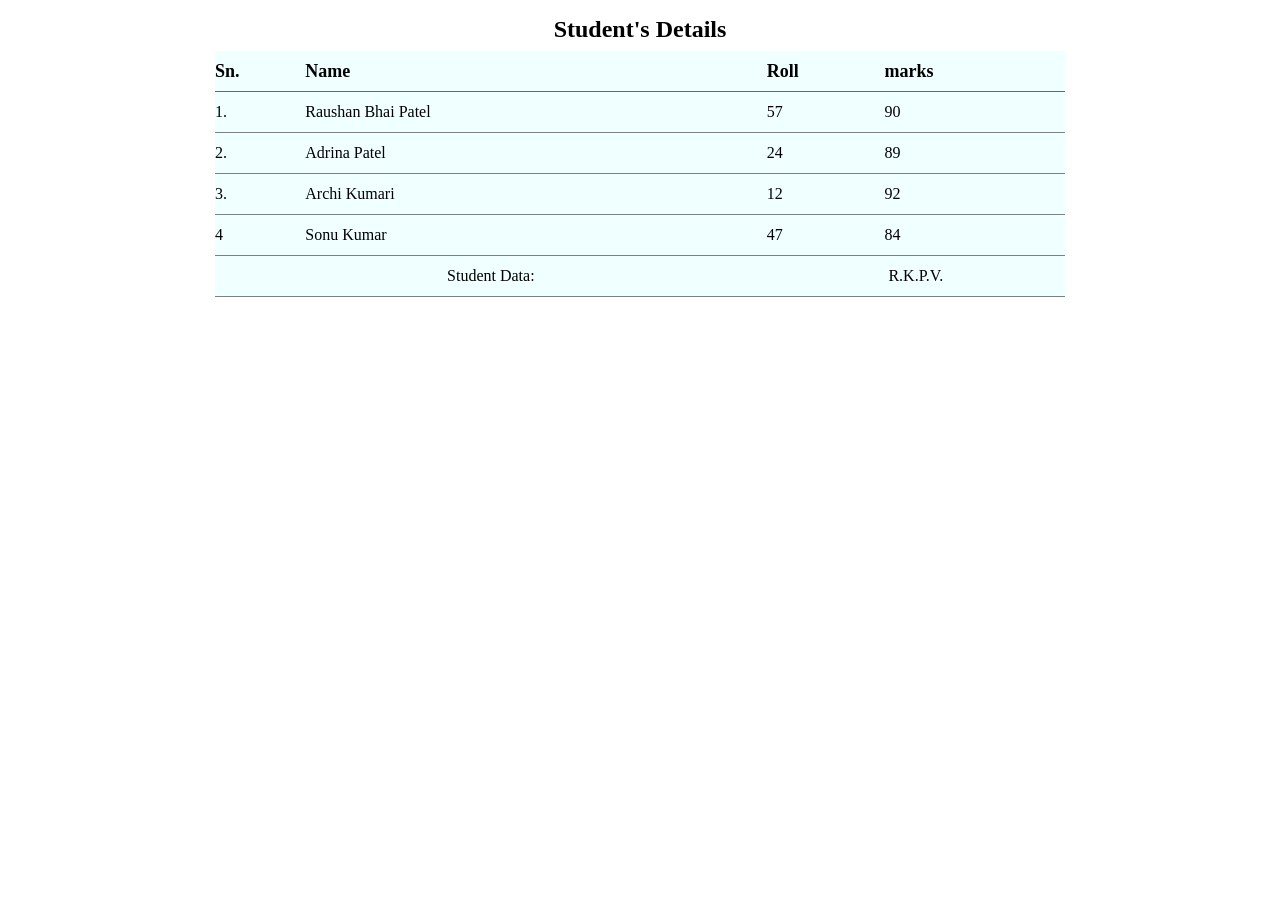
<file: practice/index.html>
<!DOCTYPE html>
<html lang="en">
<head>
    <meta charset="UTF-8">
    <meta name="viewport" content="width=device-width, initial-scale=1.0">
    <title>Table Navigation</title>
    <link rel="stylesheet" href="style.css">
</head>
<body>
    <table class="myTable">
        <caption>Student's Details </caption>
        <thead>
            <tr>
                <th>Sn.</th>
                <th>Name</th>
                <th>Roll</th>
                <th>marks</th>
            </tr>
        </thead>
        <tbody>
            <tr>
                <td>1.</td>
                <td>Raushan Bhai Patel</td>
                <td>57</td>
                <td>90</td>
            </tr>
            <tr>
                <td>2.</td>
                <td>Adrina Patel</td>
                <td>24</td>
                <td>89</td>
            </tr>
            <tr>
                <td>3.</td>
                <td>Archi Kumari</td>
                <td>12</td>
                <td>92</td>
            </tr>
        </tbody>
        <tfoot>
            <tr>
                <td colspan="2">Student Data:</td>
                <td colspan="2">R.K.P.V.</td>
            </tr>
        </tfoot>
    </table>
    <script src= "script.js"></script>
</body>
</html>
</file>
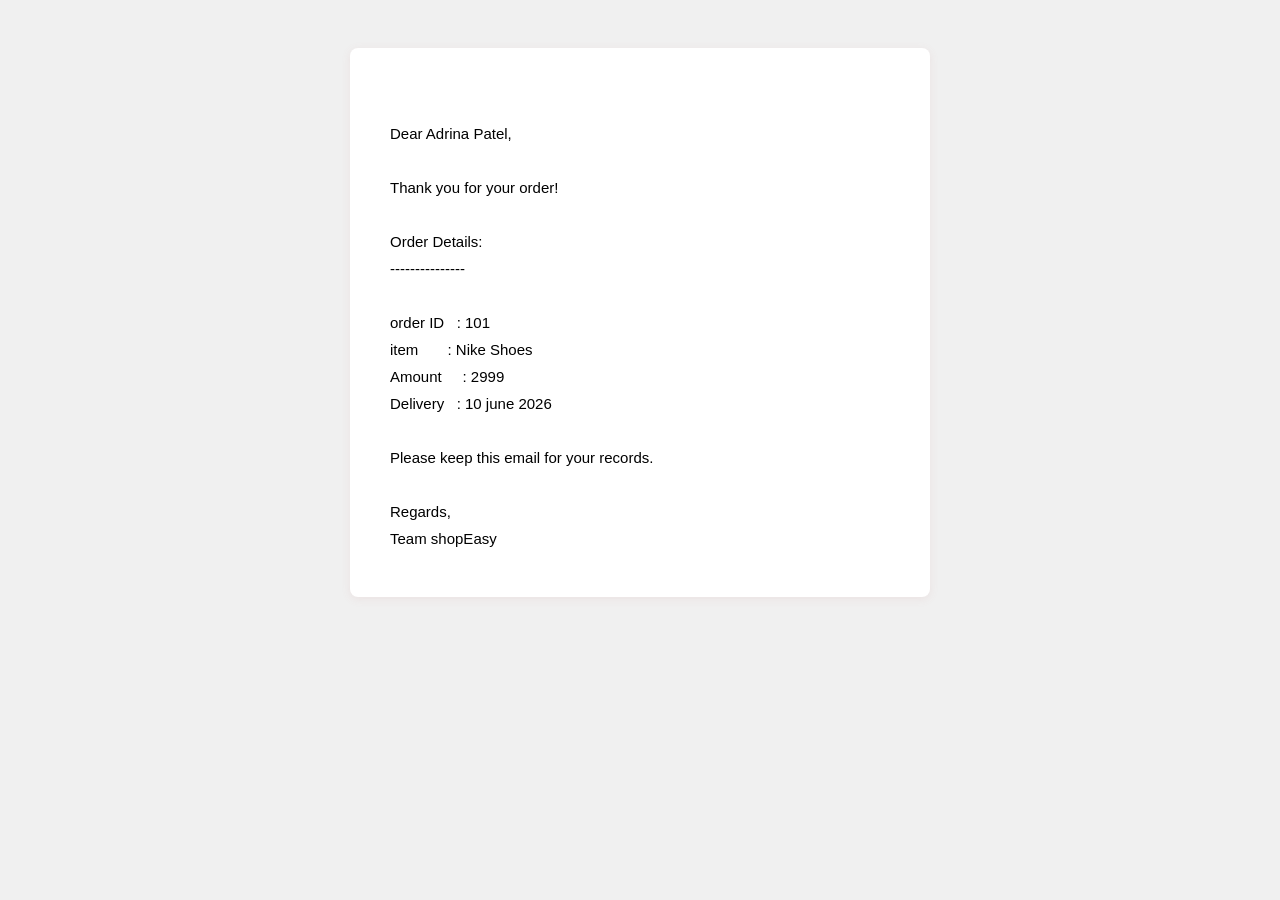
<file: Project-01/index.html>
<!DOCTYPE html>
<html lang="en">
<head>
    <meta charset="UTF-8">
    <meta name="viewport" content="width=device-width, initial-scale=1.0">
    <title>Template Literals</title>
    <link rel="stylesheet" href="style.css">
</head>
<body>
    <div class="email-box">
        <pre id="emailOutput"></pre>
    </div>
    <script src="script.js"></script>
</body>
</html>
</file>
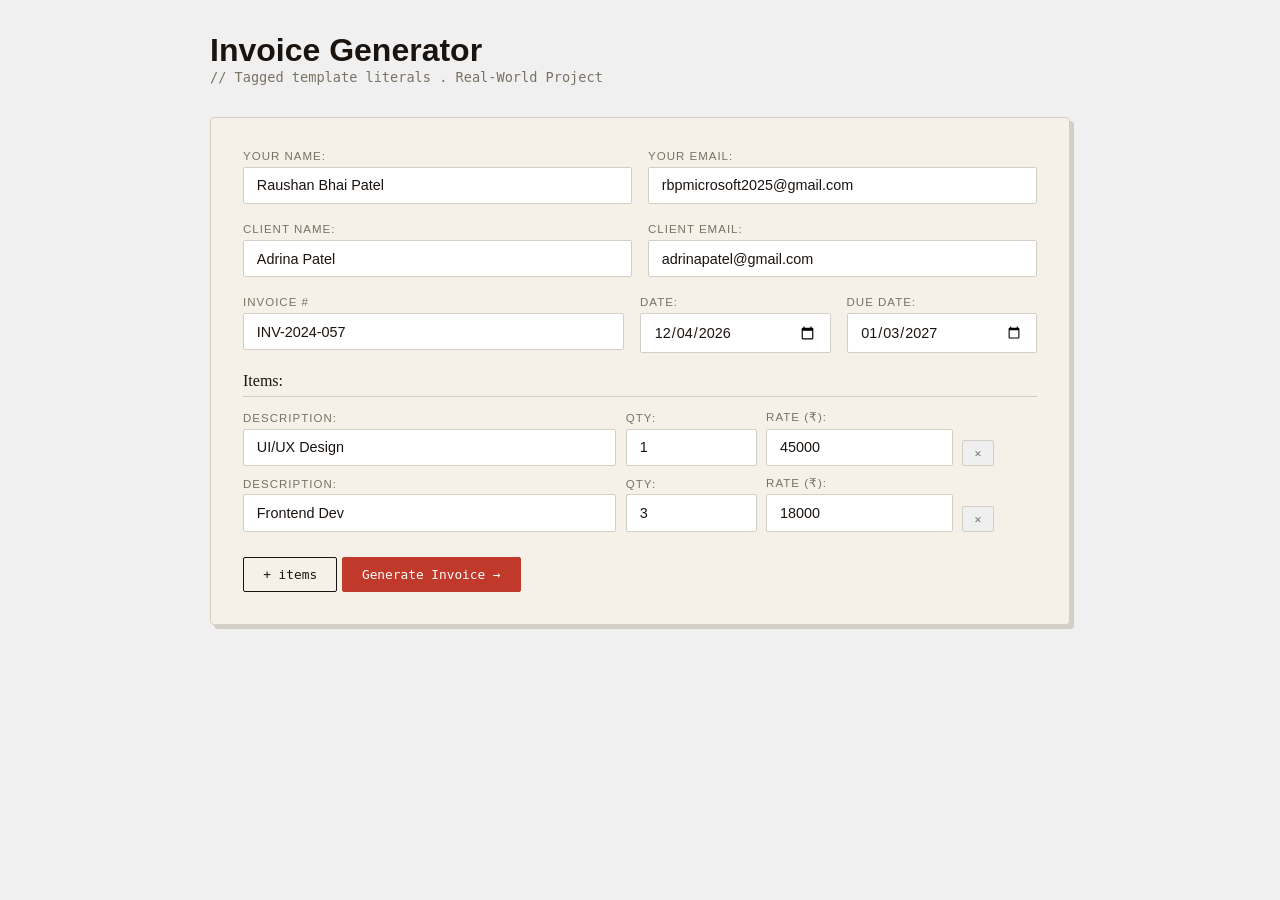
<file: Project-02/index.html>
<!DOCTYPE html>
<html lang="en">
<head>
    <meta charset="UTF-8">
    <meta name="viewport" content="width=device-width, initial-scale=1.0">
    <title>Invoice-Generator</title>
    <link rel="stylesheet" href="style.css">
</head>
<body>
    <div class="wrapper">
        <h1>Invoice Generator</h1>
        <p class="subtitle">// Tagged template literals . Real-World Project</p>

        <div class="form-card">
            <div class="form-grid">
                <div>
                    <label for="from-name">Your Name:</label>
                    <input type="text" id="from-name" value="Raushan Bhai Patel">
                </div>
                <div>
                    <label for="from-email">Your email:</label>
                    <input type="email" id="from-email" value="rbpmicrosoft2025@gmail.com">
                </div>

            </div>

            <div class="form-grid">
                <div>
                    <label for="to-name">Client Name: </label>
                    <input type="text" id="to-name" value="Adrina Patel">
                </div>
                <div>
                    <label for="to-email">Client email: </label>
                    <input type="email" id="to-email" value="adrinapatel@gmail.com">
                </div>
            </div>

            <div class="form-grid three">
                <div>
                    <label for="inv-num">Invoice #</label>
                    <input type="" id="inv-num" value="INV-2024-057">
                </div>
                <div>
                    <label for="inv-date">Date:</label>
                    <input type="date" id="inv-date">
                </div>
                <div>
                    <label for="due-date">Due Date:</label>
                    <input type="date" id="due-date">
                </div>
            </div>

            <div class="section-label">Items: </div>
            <div id="items-container"></div>
            <button class="btn btn-add-items" onclick="addItems()">+ items</button>
            <button class="btn btn-generate-inv" onclick="generateInvoice()">Generate Invoice →</button>

        </div>

        <div id="preview" style="display:none"></div>
    </div>
    <script src="script.js"></script>
</body>
</html>
</file>
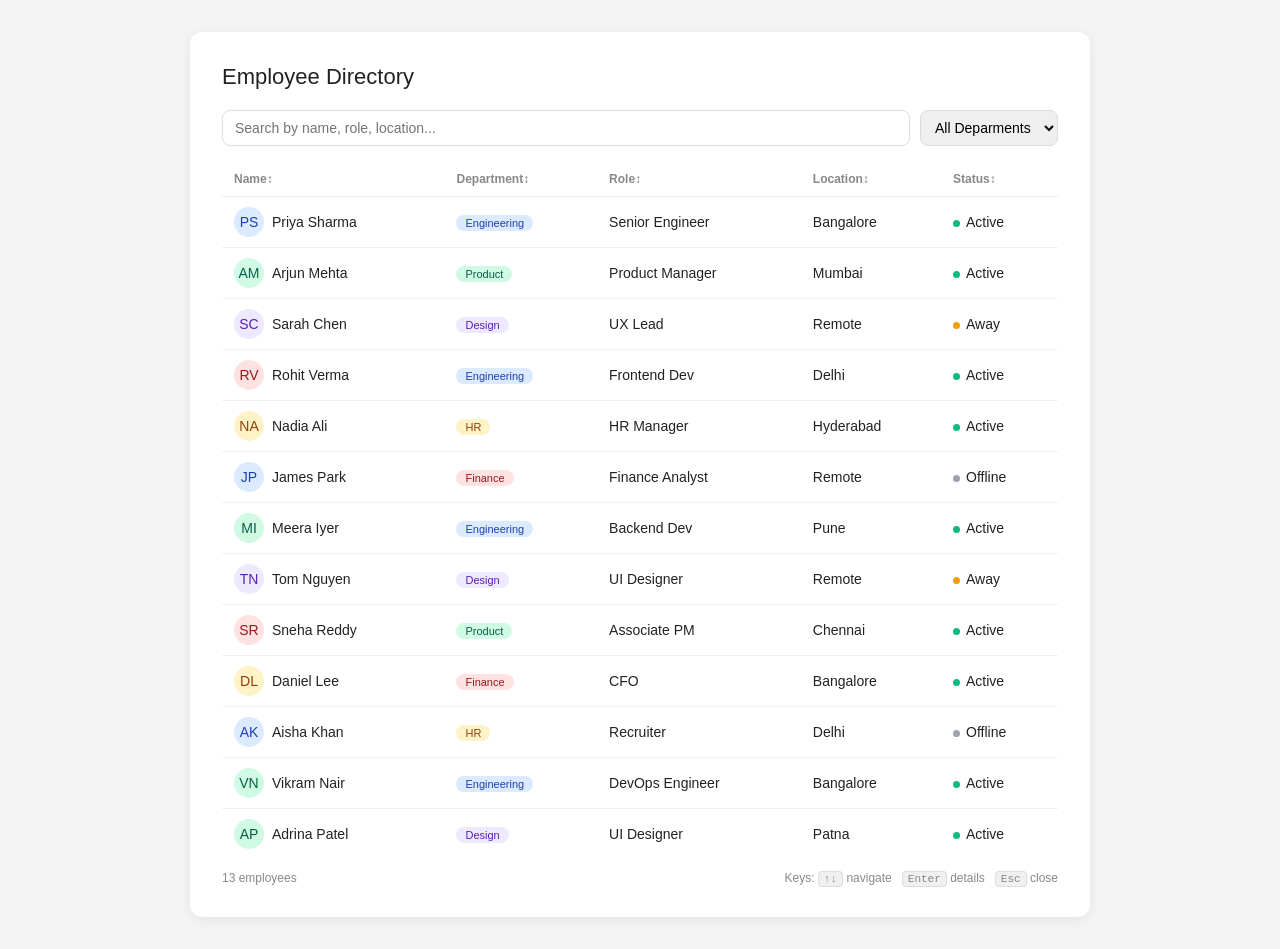
<file: Project-04/index.html>
<!DOCTYPE html>
<html lang="en">
<head>
    <meta charset="UTF-8">
    <meta name="viewport" content="width=device-width, initial-scale=1.0">
    <title>Employee Directory</title>
    <link rel="stylesheet" href="style.css">
</head>
<body>
    <div class="container">
        <h1>Employee Directory</h1>

        <div class="toolbar">
            <input type="text" id="searchInput" placeholder="Search by name, role, location...">
            <select id="deptFilter">
                <option value="">All Deparments</option>
                <option value="Engineering">Engineering</option>
                <option value="Design">Design</option>
                <option value="Product">Product</option>
                <option value="HR">HR</option>
                <option value="Finance">Finance</option>
            </select>
        </div>

        <table id="empTable">
            <thead>
                <tr>
                    <th data-col="name">Name<span class="sort-icon">↕</span></th>
                    <th data-col="dept">Department<span class="sort-icon">↕</span></th>
                    <th data-col="role">Role<span class="sort-icon">↕</span></th>
                    <th data-col="location">Location<span class="sort-icon">↕</span></th>
                    <th data-col="status">Status<span class="sort-icon">↕</span></th>
                </tr>
            </thead>
            <tbody id="tableBody"></tbody>
        </table>
        <!--No Result Panel-->
        <p id="noResults" class="no-results" style="display: none;" >No Employees Details</p>
        
        <!--Footer hint-->
        <div class="footer">
            <span id="rowCount"></span>
            <span>Keys: <kbd>↑↓</kbd> navigate &nbsp; <kbd>Enter</kbd> details &nbsp; <kbd>Esc</kbd> close</span>
        </div>
        <!--Detail Panel-->
        <div id="detailPanel" class="detail-panel"></div>
    </div>
    <script src="script.js"></script>
</body>
</html>
</file>
<file: practice/style.css>
*, *::after, *::before {
    margin: 0;
    padding: 0;
    box-sizing: border-box;
}
body{
    display: flex;
    justify-content: center;
    align-items: center;
    padding: 16px 8px;
}

.myTable {
    background-color: azure;
    width: 84%;
    max-width: 850px;
    border-collapse: collapse;
}

.myTable caption {
    margin-bottom: 8px;
    font-weight: 600;
    font-size: 24px;
}

.myTable thead tr, tbody tr, tfoot tr {
    line-height: 40px;
    cursor: pointer;
}

.myTable tbody tr.selected {
    background-color: #a8d8ea; 
}
.myTable tr th{
    border-bottom: 1.5px solid rgb(241, 46, 46);
    text-align: left;
    font-size: 18px;
}

.myTable tr td {
   border-bottom: 0.75px solid rgba(7, 6, 6, 0.5); 
   border-collapse: collapse;
}

.myTable tfoot tr td {
    text-align: center;
}
</file>
<file: Project-01/style.css>
body{
    font-family: Arial, Helvetica, sans-serif;
    background-color: #f0f0f0;
    display: flex;
    justify-content: center;
    padding: 40px;
}
.email-box{
    background-color: white;
    padding: 30px 40px;
    border-radius: 8px;
    box-shadow: 0 2px 10px rgba(196, 110, 110, 0.1);
    max-width: 500px;
    width: 100%;
}
.email-box pre {
    font-family: Arial, Helvetica, sans-serif;
    font-size: 15px;
    line-height: 1.8;
    white-space: pre-wrap;
}
</file>
<file: Project-02/style.css>
*,
*::before,
*::after {
    margin: 0;
    padding: 0;
    box-sizing: border-box;
}

:root {
    --ink: #1a1410;
    --paper: #f5f0e8;
    --cream: #f0f0f0;
    --accent: #c0392b;
    --gold: #b8962e;
    --muted: #7a7265;
    --line: #d4cfc4;
}

body {
    background: var(--cream);
    font-family: 'DM Sans', sans-serif;
    color: var(--ink);
    min-height: 100vh;
    padding: 2rem 1rem;
}
.wrapper {
    max-width: 860px;
    margin: 0 auto;
}
.subtitle {
    color: var(--muted);
    font-size: 0.85rem;
    margin-bottom: 2rem;
    font-family: 'DM Mono', monospace;
}

.form-card {
    background: var(--paper);
    border: 1px solid var(--line);
    border-radius: 4px;
    padding: 2rem;
    margin-bottom: 2rem;
    box-shadow: 4px 4px 0 var(--line);
}
.form-grid {
    display: grid;
    grid-template-columns: 1fr 1fr;
    gap: 1rem;
    margin-bottom: 1.2rem;
}

.form-grid.three {
    grid-template-columns: 2fr 1fr 1fr;
}
label {
    display: block;
    font-size: 0.72rem;
    font-weight: 500;
    text-transform: uppercase;
    letter-spacing: 1px;
    color: var(--muted);
    margin-bottom: 0.3rem;
}

input {
    width: 100%;
    padding: 0.6rem 0.8rem;
    border: 1px solid var(--line);
    background: #fff;
    font-family: 'DM Sans', sans-serif;
    font-size: 0.9rem;
    color: var(--ink);
    border-radius: 2px;
    outline: none;
    transition: border-color 0.2s;
}

input:focus {
    border-color: var(--gold);
}
.section-label {
    font-family: 'Playfair Display', serif;
    font-size: 1rem;
    margin: 1.2rem 0 0.8rem;
    padding-bottom: 0.4rem;
    border-bottom: 1px solid var(--line);
}
.btn {
    padding: 0.55rem 1.2rem;
    font-family: 'DM Mono', monospace;
    font-size: 0.8rem;
    cursor: pointer;
    border: 1px solid var(--ink);
    border-radius: 2px;
    transition: all 0.15s;
}
.btn-add-items {
    background: transparent;
    color: var(--ink);
}
.btn-add-items:hover {
    background: var(--ink);
    color: var(--paper);
}

.btn-generate-inv {
    background: var(--accent);
    color: #fff;
    border-color: var(--accent);
    margin-top: 1rem;
}
.btn-generate-inv:hover {
    background: #a93226;
}

.btn-sm {
    padding: 0.3rem 0.7rem;
    font-size: 0.72rem;
    border-color: var(--line);
    color: var(--muted);
}

.btn-sm:hover {
    border-color: var(--accent);
    color: var(--accent);
    background: transparent;
}

.item-row {
    display: grid;
    grid-template-columns: 2fr 0.7fr 1fr 0.4fr;
    gap: 0.6rem;
    align-items: end;
    margin-bottom: 0.6rem;
}

/* ------------- Invoice Preview -------------- */
#preview {
    background: var(--paper);
    border: 1px solid var(--line);
    padding: 3rem;
    box-shadow: 6px 6px 0 var(--line);
    animation: fadeUp 0.4s ease;
}
@keyframes fadeUp {
    from { opacity: 0; transform: translateY(12px); }
    to { opacity: 1; transform: translateY(0); }
}



.inv-header {
    display: flex;
    justify-content: space-between;
    align-items: flex-start;
    margin-bottom: 2.5rem;
}

.inv-title {
    font-family: 'Playfair Display', serif;
    font-size: 2.8rem;
    color: var(--accent);
    letter-spacing: -1px;
}

.inv-meta {
    text-align: right;
    font-family: 'DM Mono', monospace;
    font-size: 0.78rem;
    line-height: 1.8;
    color: var(--muted);
}

.inv-meta strong {
    color: var(--ink);
}

.inv-parties {
    display: grid;
    grid-template-columns: 1fr 1fr;
    gap: 2rem;
    margin-bottom: 2rem;
    padding: 1.5rem 0;
    border-top: 2px solid var(--ink);
    border-bottom: 1px solid var(--line);
}

.party-tag {
    font-size: 0.68rem;
    text-transform: uppercase;
    letter-spacing: 1.5px;
    color: var(--gold);
    margin-bottom: 0.4rem;
    font-family: 'DM Mono', monospace;
}

.party-name {
    font-family: 'Playfair Display', serif;
    font-size: 1.1rem;
}

.party-email {
    font-size: 0.82rem;
    color: var(--muted);
}

.inv-table {
    width: 100%;
    border-collapse: collapse;
    margin-bottom: 1.5rem;
    font-size: 0.88rem;
}

.inv-table th {
    text-align: left;
    padding: 0.5rem 0.8rem;
    font-size: 0.68rem;
    text-transform: uppercase;
    letter-spacing: 1px;
    color: var(--muted);
    border-bottom: 1px solid var(--ink);
    font-weight: 500;
}

.inv-table td {
    padding: 0.8rem;
    border-bottom: 1px solid var(--line);
}

.inv-table td:last-child,
.inv-table th:last-child {
    text-align: right;
    font-family: 'DM Mono', monospace;
}

.inv-total {
    text-align: right;
    font-family: 'DM Mono', monospace;
}

.inv-total-line {
    display: flex;
    justify-content: flex-end;
    gap: 3rem;
    padding: 0.4rem 0.8rem;
    font-size: 0.85rem;
    color: var(--muted);
}

.inv-grand {
    display: flex;
    justify-content: flex-end;
    gap: 3rem;
    padding: 0.8rem;
    background: var(--ink);
    color: var(--paper);
    font-size: 1rem;
    font-weight: 500;
    margin-top: 0.5rem;
}

.inv-grand span:last-child {
    font-family: 'Playfair Display', serif;
    font-size: 1.2rem;
}

.inv-footer {
    margin-top: 2.5rem;
    padding-top: 1rem;
    border-top: 1px solid var(--line);
    font-size: 0.78rem;
    color: var(--muted);
    font-family: 'DM Mono', monospace;
}

@media (max-width: 600px) {

    .form-grid,
    .form-grid.three {
        grid-template-columns: 1fr;
    }

    .item-row {
        grid-template-columns: 1fr 1fr;
    }

    .inv-header,
    .inv-parties {
        flex-direction: column;
        gap: 1rem;
    }

    #preview {
        padding: 1.5rem;
    }
}
</file>
<file: Project-04/style.css>
*, *::after, *::before {
    margin: 0;
    padding: 0;
    box-sizing: border-box;
}

body{
    font-family: sans-serif;
    background: #f4f4f4;
    color: #222;
    padding: 2rem;
}

.container {
    max-width: 900px;
    margin: 0 auto;
    background: #fff;
    border-radius: 12px;
    padding: 2rem;
    box-shadow: 0 2px 12px rgba(0,0,0,0.08);
}

h1 {
    font-size: 22px;
    font-weight: 400;
    margin-bottom: 1.25rem;
}

.toolbar {
    display: flex;
    gap: 10px;
    margin-bottom: 1rem;
    flex-wrap: wrap;
}
.toolbar input {
    flex: 1;
    min-width: 220px;
    padding: 8px 12px;
    border: 1px solid #ddd;
    border-radius: 8px;
    font-size: 14px;
    outline: none;
}
.toolbar input:focus {
    border-color: #888;
}
.toolbar select {
    padding: 8px 10px;
    border: 1px solid #ddd;
    border-radius: 8px;
    font-size: 14px;
    outline: none;
    cursor: pointer;
}

table {
    width: 100%;
    border-collapse: collapse;
    font-size: 14px;
}
thead th {
    text-align: left;
    padding: 10px 12px;
    font-size: 12px;
    font-weight: 600;
    color: #888;
    border-bottom: 1px solid #eee;
    cursor: pointer;
    user-select: none;
    white-space: nowrap;
}
thead th:hover { color: #333; }
thead th.sorted { color: #333; }
tbody tr { cursor: pointer; outline: none; }
tbody tr:hover td, tbody tr.focused-row td { background: #f7f7f7;}
tbody tr:focus td { background: #eef4ff; }
td{ padding: 10px 12px; border-bottom: 1px solid #f0f0f0; vertical-align: middle;}
tbody tr:last-child td {border-bottom: none;}

.avatar {
    display: inline-flex;
    align-items: center;
    justify-content: center;
    width: 30px;
    height: 30px;
    border-radius: 50%;
    font-size: 600;
    margin-right: 8px;
    vertical-align: middle;
    flex-shrink: 0;
}
.av-blue   { background: #dbeafe; color: #1e40af; }
.av-purple { background: #ede9fe; color: #5b21b6; }
.av-teal   { background: #d1fae5; color: #065f46; }
.av-amber  { background: #fef3c7; color: #92400e; }
.av-coral  { background: #fee2e2; color: #991b1b; }

.name-cell { display: flex; align-items: center;}

/* Badge */
.badge {
  display: inline-block;
  font-size: 11px;
  padding: 2px 9px;
  border-radius: 20px;
  font-weight: 500;
}
.badge-eng     { background: #dbeafe; color: #1e40af; }
.badge-design  { background: #ede9fe; color: #5b21b6; }
.badge-product { background: #d1fae5; color: #065f46; }
.badge-hr      { background: #fef3c7; color: #92400e; }
.badge-finance { background: #fee2e2; color: #991b1b; }

/* Status dot */
.status-dot {
  display: inline-block;
  width: 7px;
  height: 7px;
  border-radius: 50%;
  margin-right: 6px;
}
.dot-active  { background: #10b981; }
.dot-away    { background: #f59e0b; }
.dot-offline { background: #9ca3af; }


/* ---------------- Footer -------------- */
.footer {
    margin-top: 12px;
    display: flex;
    justify-content: space-between;
    font-size: 12px;
    color:#888;
    flex-wrap: wrap;
    gap: 6px;
}
kbd {
    background: #f0f0f0;
    border: 1px solid #ddd;
    border-radius: 4px;
    padding: 1px 5px;
    font-size: 11px;
    font-family: monospace;
}


/* ------------------ Detail panel --------------- */
.detail-panel {
  display: none;
  margin-top: 16px;
  background: #f9f9f9;
  border: 1px solid #e5e5e5;
  border-radius: 12px;
  padding: 1rem 1.25rem;
}

.detail-panel.visible {
  display: block;
}

.detail-grid {
  display: grid;
  grid-template-columns: 1fr 1fr;
  gap: 10px 24px;
  margin-top: 12px;
}

.detail-label {
  font-size: 11px;
  color: #888;
  margin-bottom: 2px;
}

.detail-value {
  font-size: 13px;
  color: #222;
}

.no-results {
  text-align: center;
  padding: 2rem;
  color: #aaa;
  font-size: 14px;
}
</file>
